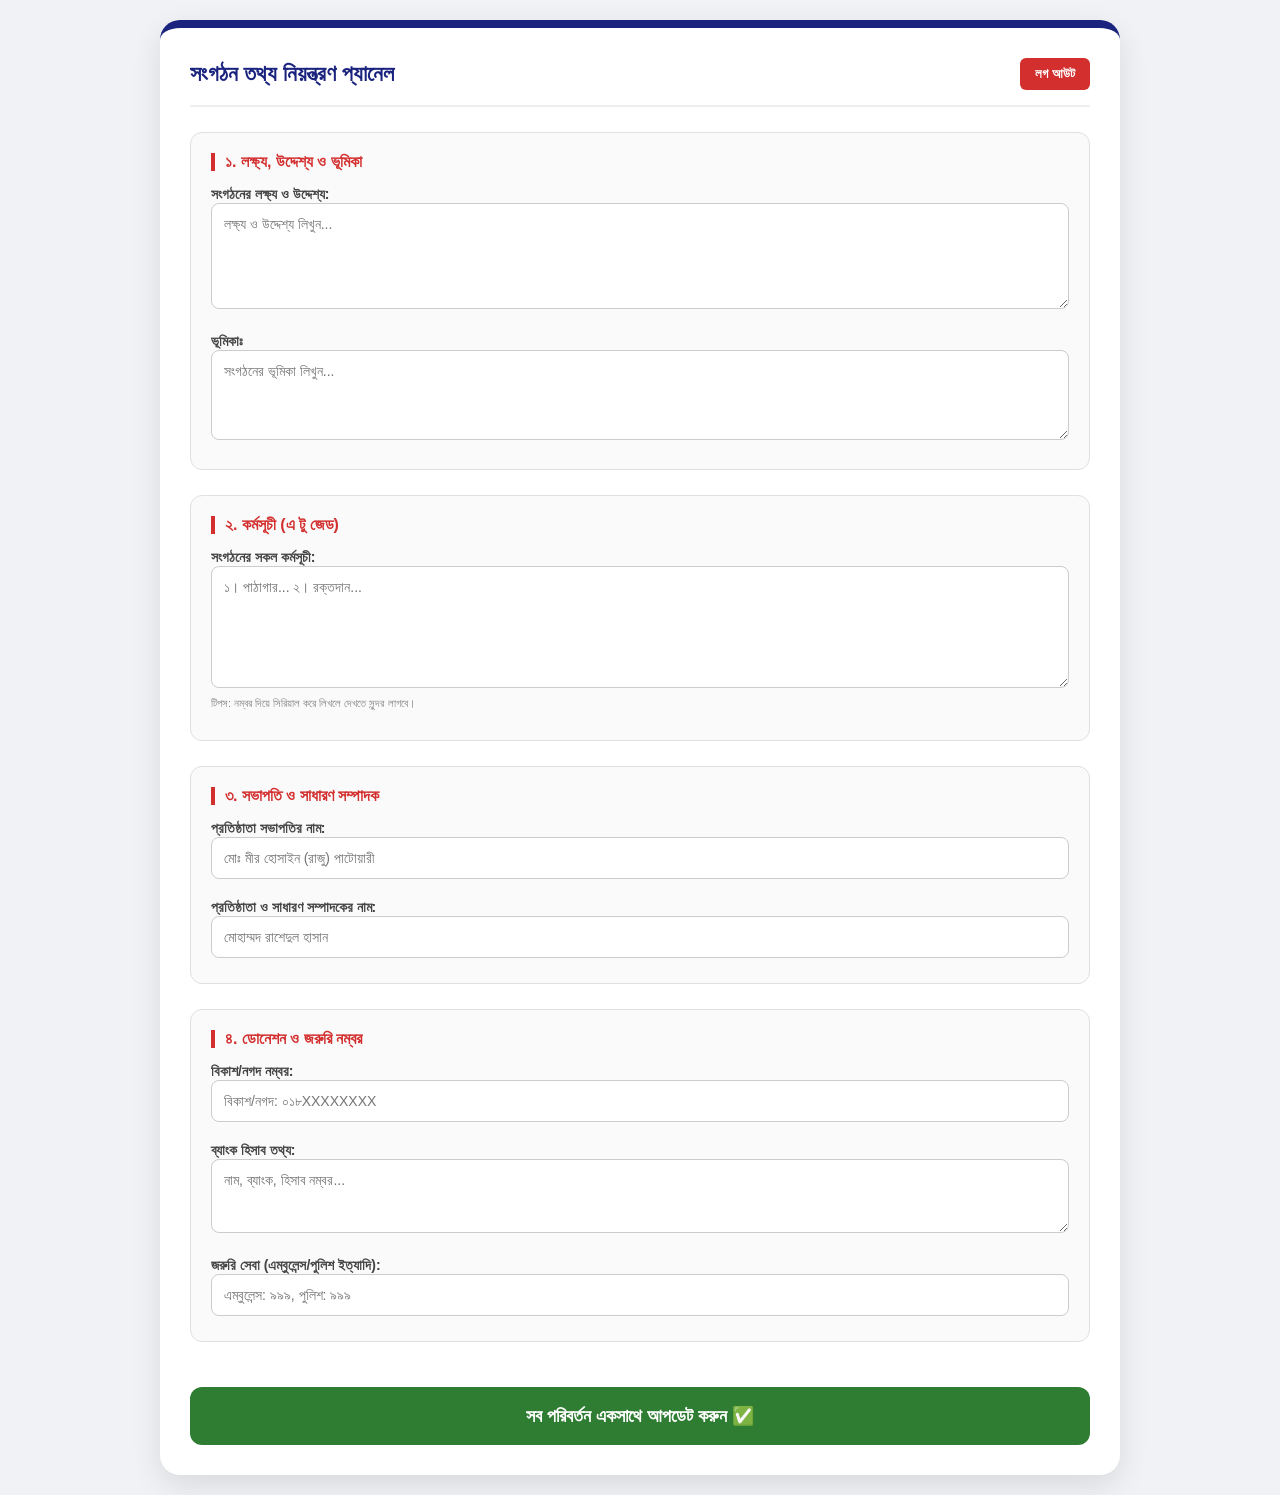
<file: dashboard.html>
<!DOCTYPE html>
<html lang="bn">
<head>
    <meta charset="UTF-8">
    <meta name="viewport" content="width=device-width, initial-scale=1.0">
    <title>মাস্টার অ্যাডমিন প্যানেল - ASAFBA</title>
    <style>
        body { font-family: 'Segoe UI', Arial, sans-serif; background: #f0f2f5; margin: 0; padding: 20px; }
        .container { max-width: 900px; margin: 0 auto; background: white; padding: 30px; border-radius: 20px; box-shadow: 0 10px 30px rgba(0,0,0,0.1); border-top: 8px solid #1a237e; }
        .header { display: flex; justify-content: space-between; align-items: center; border-bottom: 2px solid #eee; padding-bottom: 15px; margin-bottom: 25px; }
        h1 { color: #1a237e; font-size: 22px; margin: 0; }
        .section-box { background: #fafafa; padding: 20px; border-radius: 12px; border: 1px solid #e0e0e0; margin-bottom: 25px; }
        .section-title { font-weight: bold; color: #d32f2f; margin-bottom: 15px; display: block; border-left: 4px solid #d32f2f; padding-left: 10px; font-size: 16px; }
        label { font-weight: bold; display: block; margin-top: 15px; font-size: 14px; color: #444; }
        textarea, input { width: 100%; padding: 12px; border: 1px solid #ccc; border-radius: 8px; margin-bottom: 5px; box-sizing: border-box; font-family: inherit; font-size: 14px; }
        .btn-save { background: #2e7d32; color: white; padding: 18px; border: none; border-radius: 12px; cursor: pointer; font-weight: bold; width: 100%; font-size: 18px; transition: 0.3s; margin-top: 20px; }
        .btn-save:hover { background: #1b5e20; box-shadow: 0 5px 15px rgba(0,0,0,0.2); }
        .btn-logout { background: #d32f2f; color: white; padding: 8px 15px; border: none; border-radius: 6px; text-decoration: none; font-size: 13px; font-weight: bold; }
        .hint { font-size: 11px; color: #888; margin-bottom: 10px; }
    </style>
</head>
<body>

<div class="container">
    <div class="header">
        <h1>সংগঠন তথ্য নিয়ন্ত্রণ প্যানেল</h1>
        <a href="login.html" class="btn-logout">লগ আউট</a>
    </div>

    <div class="section-box">
        <span class="section-title">১. লক্ষ্য, উদ্দেশ্য ও ভূমিকা</span>
        <label>সংগঠনের লক্ষ্য ও উদ্দেশ্য:</label>
        <textarea id="goal" rows="5" placeholder="লক্ষ্য ও উদ্দেশ্য লিখুন..."></textarea>
        
        <label>ভূমিকাঃ</label>
        <textarea id="role" rows="4" placeholder="সংগঠনের ভূমিকা লিখুন..."></textarea>
    </div>

    <div class="section-box">
        <span class="section-title">২. কর্মসূচী (এ টু জেড)</span>
        <label>সংগঠনের সকল কর্মসূচী:</label>
        <textarea id="programs" rows="6" placeholder="১। পাঠাগার... ২। রক্তদান..."></textarea>
        <div class="hint">টিপস: নম্বর দিয়ে সিরিয়াল করে লিখলে দেখতে সুন্দর লাগবে।</div>
    </div>

    <div class="section-box">
        <span class="section-title">৩. সভাপতি ও সাধারণ সম্পাদক</span>
        <label>প্রতিষ্ঠাতা সভাপতির নাম:</label>
        <input type="text" id="leader1" placeholder="মোঃ মীর হোসাইন (রাজু) পাটোয়ারী">
        
        <label>প্রতিষ্ঠাতা ও সাধারণ সম্পাদকের নাম:</label>
        <input type="text" id="leader2" placeholder="মোহাম্মদ রাশেদুল হাসান">
    </div>

    <div class="section-box">
        <span class="section-title">৪. ডোনেশন ও জরুরি নম্বর</span>
        <label>বিকাশ/নগদ নম্বর:</label>
        <input type="text" id="mfs" placeholder="বিকাশ/নগদ: ০১৮XXXXXXXX">
        
        <label>ব্যাংক হিসাব তথ্য:</label>
        <textarea id="bank_info" rows="3" placeholder="নাম, ব্যাংক, হিসাব নম্বর..."></textarea>

        <label>জরুরি সেবা (এম্বুলেন্স/পুলিশ ইত্যাদি):</label>
        <input type="text" id="emergency" placeholder="এম্বুলেন্স: ৯৯৯, পুলিশ: ৯৯৯">
    </div>

    <button class="btn-save" onclick="saveMasterData()">সব পরিবর্তন একসাথে আপডেট করুন ✅</button>
</div>

<script>
    // ড্যাশবোর্ড লোড হলে আগের ডাটাগুলো বক্সে দেখাবে
    window.onload = function() {
        document.getElementById('goal').value = localStorage.getItem('db_goal') || "";
        document.getElementById('role').value = localStorage.getItem('db_role') || "";
        document.getElementById('programs').value = localStorage.getItem('db_programs') || "";
        document.getElementById('leader1').value = localStorage.getItem('db_leader1') || "";
        document.getElementById('leader2').value = localStorage.getItem('db_leader2') || "";
        document.getElementById('mfs').value = localStorage.getItem('db_mfs') || "";
        document.getElementById('bank_info').value = localStorage.getItem('db_bank') || "";
        document.getElementById('emergency').value = localStorage.getItem('db_emergency') || "";
    };

    function saveMasterData() {
        // সব বক্স থেকে ডাটা মেমোরিতে সেভ করা
        localStorage.setItem('db_goal', document.getElementById('goal').value);
        localStorage.setItem('db_role', document.getElementById('role').value);
        localStorage.setItem('db_programs', document.getElementById('programs').value);
        localStorage.setItem('db_leader1', document.getElementById('leader1').value);
        localStorage.setItem('db_leader2', document.getElementById('leader2').value);
        localStorage.setItem('db_mfs', document.getElementById('mfs').value);
        localStorage.setItem('db_bank', document.getElementById('bank_info').value);
        localStorage.setItem('db_emergency', document.getElementById('emergency').value);

        alert("সফলভাবে আপডেট হয়েছে! \n\nমনে রাখবেন: স্থায়ীভাবে সবার জন্য আপডেট করতে কোডে Firebase কানেক্ট করতে হবে।");
    }
</script>

</body>
</html>
</file>
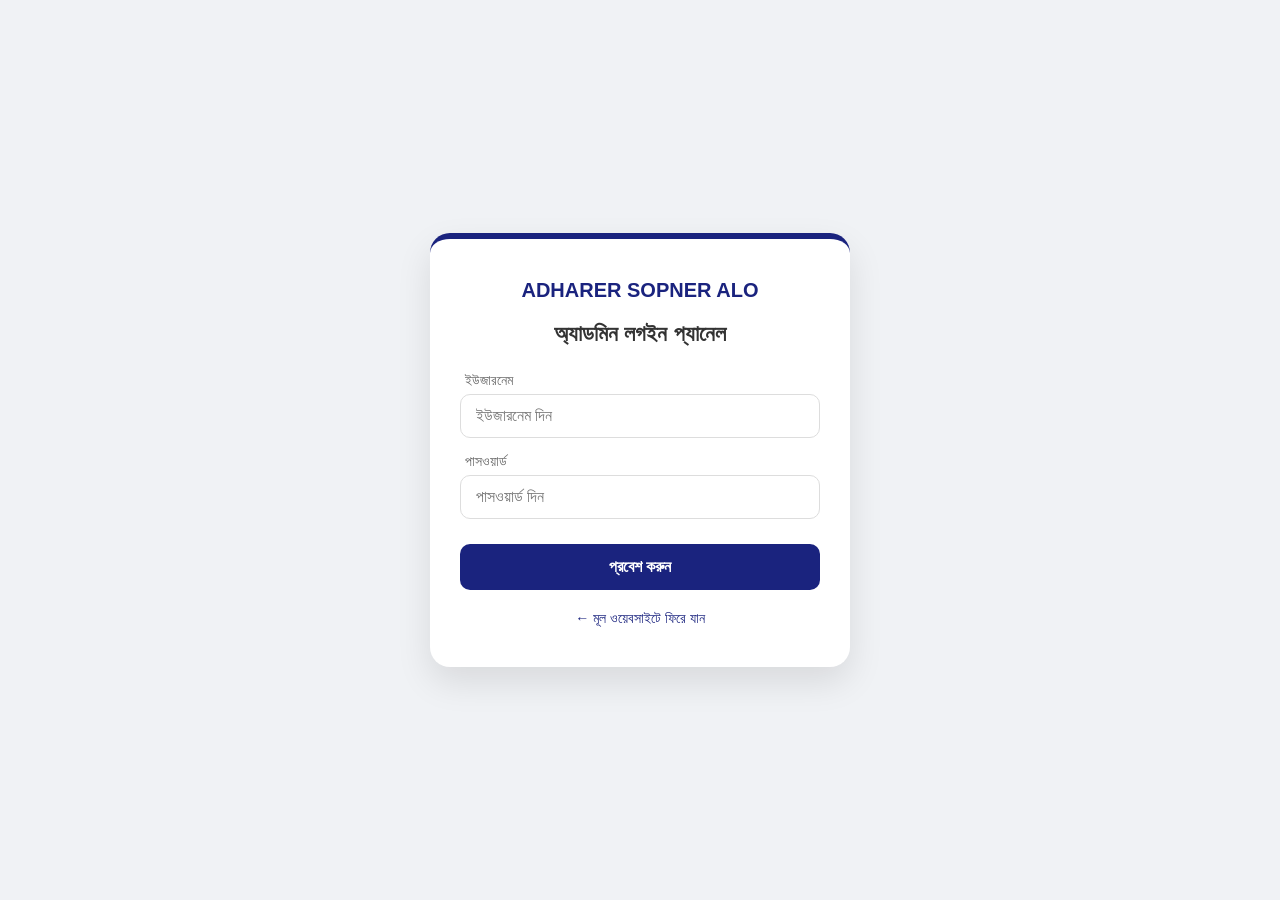
<file: login.html>
<!DOCTYPE html>
<html lang="bn">
<head>
    <meta charset="UTF-8">
    <meta name="viewport" content="width=device-width, initial-scale=1.0">
    <title>অ্যাডমিন লগইন - এ.এস.এ.এফ.বি</title>
    <style>
        body { font-family: 'Segoe UI', Tahoma, Geneva, Verdana, sans-serif; background: #f0f2f5; display: flex; justify-content: center; align-items: center; height: 100vh; margin: 0; }
        .login-card { background: white; padding: 40px 30px; border-radius: 20px; box-shadow: 0 15px 35px rgba(0,0,0,0.1); width: 100%; max-width: 360px; text-align: center; border-top: 6px solid #1a237e; }
        .logo-text { color: #1a237e; font-size: 20px; font-weight: bold; margin-bottom: 10px; }
        h2 { color: #333; margin-bottom: 25px; font-size: 22px; }
        .input-group { margin-bottom: 15px; text-align: left; }
        label { display: block; font-size: 14px; color: #666; margin-bottom: 5px; margin-left: 5px; }
        input { width: 100%; padding: 12px 15px; border: 1px solid #ddd; border-radius: 10px; box-sizing: border-box; outline: none; font-size: 16px; transition: 0.3s; }
        input:focus { border-color: #1a237e; box-shadow: 0 0 5px rgba(26, 35, 126, 0.2); }
        button { width: 100%; padding: 14px; background: #1a237e; color: white; border: none; border-radius: 10px; cursor: pointer; font-size: 16px; font-weight: bold; margin-top: 10px; transition: 0.3s; }
        button:hover { background: #d32f2f; transform: translateY(-2px); }
        .back-home { margin-top: 20px; display: block; color: #1a237e; text-decoration: none; font-size: 14px; }
    </style>
</head>
<body>

    <div class="login-card">
        <div class="logo-text">ADHARER SOPNER ALO</div>
        <h2>অ্যাডমিন লগইন প্যানেল</h2>
        
        <form id="adminLogin">
            <div class="input-group">
                <label>ইউজারনেম</label>
                <input type="text" id="username" placeholder="ইউজারনেম দিন" required>
            </div>
            
            <div class="input-group">
                <label>পাসওয়ার্ড</label>
                <input type="password" id="password" placeholder="পাসওয়ার্ড দিন" required>
            </div>
            
            <button type="submit">প্রবেশ করুন</button>
        </form>
        
        <a href="index.html" class="back-home">← মূল ওয়েবসাইটে ফিরে যান</a>
    </div>

    <script>
        document.getElementById('adminLogin').addEventListener('submit', function(e) {
            e.preventDefault();
            const user = document.getElementById('username').value;
            const pass = document.getElementById('password').value;

            // অ্যাডমিন এক্সেস ডাটা
            if(user === "admin" && pass === "asafbadmin") {
                alert("লগইন সফল হয়েছে। অ্যাডমিন ড্যাশবোর্ডে স্বাগতম।");
                window.location.href = "dashboard.html"; 
            } else {
                alert("ভুল ইউজারনেম বা পাসওয়ার্ড! আবার চেষ্টা করুন।");
            }
        });
    </script>
</body>
</html>
</file>
